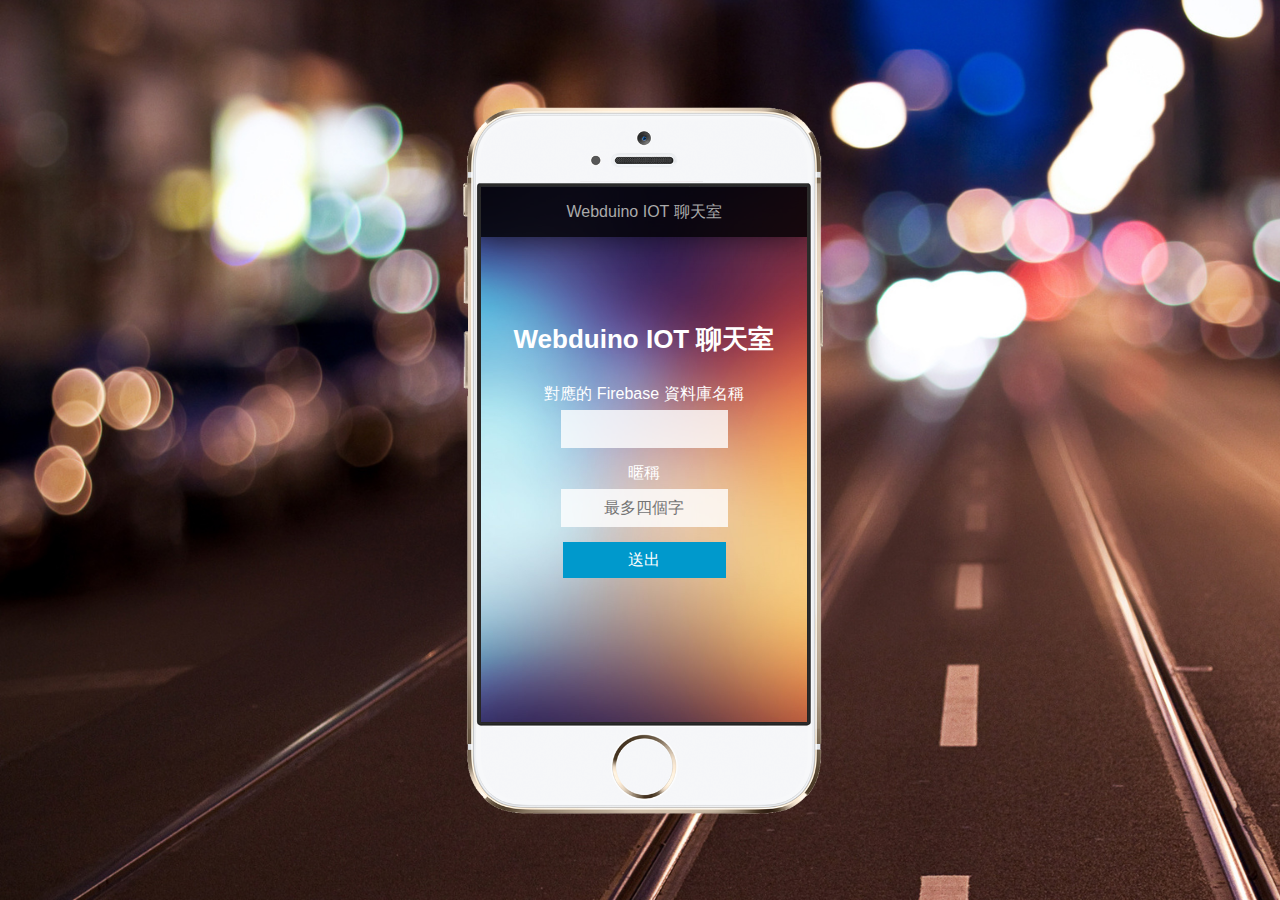
<file: firebase-im/index.html>
<!DOCTYPE html>
<html lang="en">
<head>
	<meta charset="UTF-8">
	<title>Webduino - Firebase IM</title>
	<style>
		body, html{
			height:100%;
			margin:0;
			padding:0;
		}
		body{
			background-image:url(bg-street.jpg);
			background-size:cover;
 		  background-attachment: fixed;
 		  text-align: center;
		}
		body:before{
			content:'';
			width:1px;
			height:100%;
			display:inline-block;
			vertical-align: middle;
		}
		#iphone{
			display:inline-block;
			position:relative;
			width:360px;
			height:707px;
			background-image:url(iphone6.png);
			background-size:cover;
			margin:20px auto 0;
			vertical-align: middle;
		}
		#iphone iframe{
			position:absolute;
			top:80px;
			left:18px;
			height:535px;
			width:326px;
			border:none;
		}
	</style>
</head>
<body>
	<div id="iphone">
		<iframe src="main.html"></iframe>
	</div>
</body>
</html>
</file>
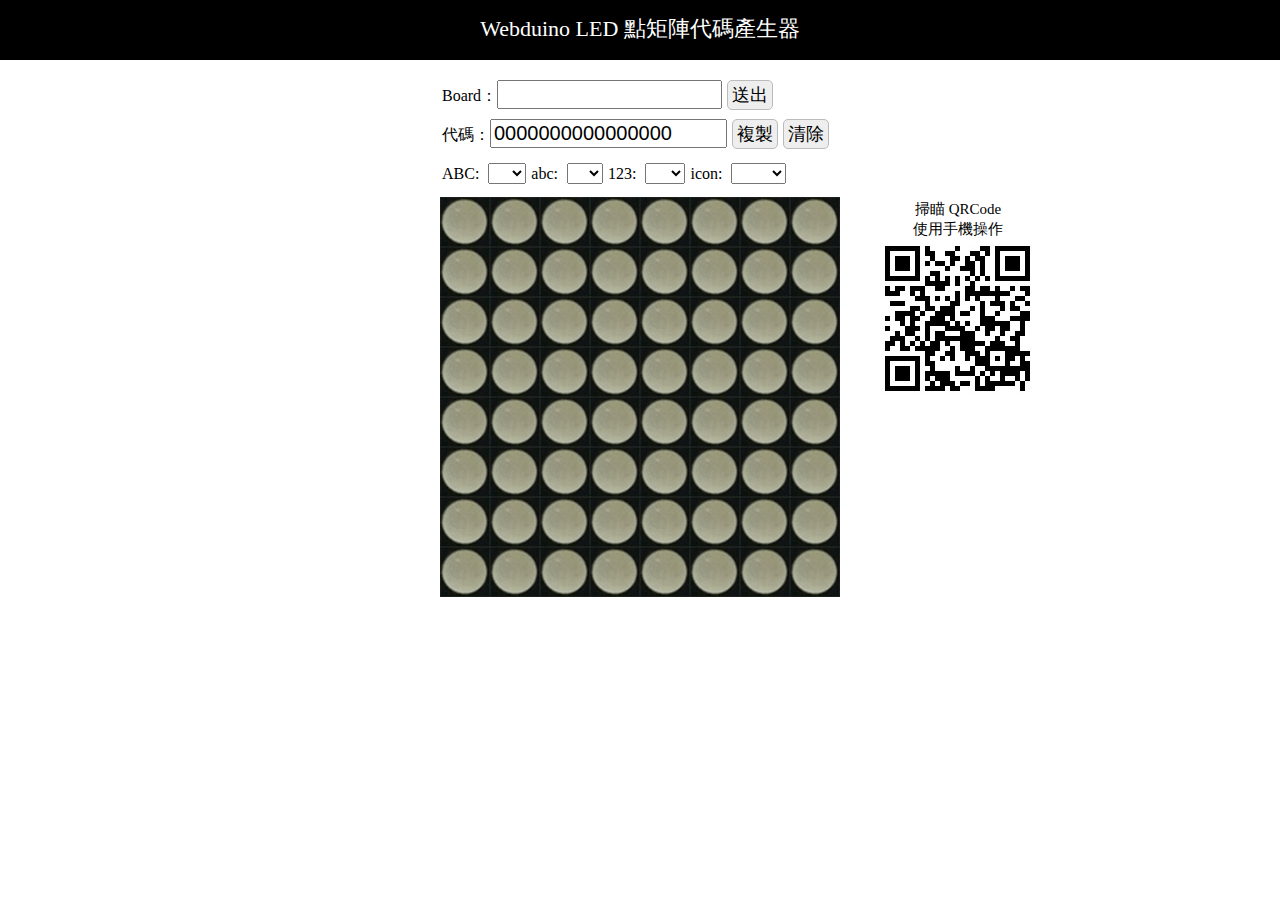
<file: max7219-bluetooth/index.html>
<!DOCTYPE html>
<html lang="en">

<head>
  <meta charset="UTF-8">
  <title>MAX7219 ( Bluetooth )</title>
  <meta name="viewport" content="width=device-width, initial-scale=1, maximum-scale=1, user-scalable=no">
  <script src="lib/jquery.min.js"></script>
  <script src="lib/clipboard.js"></script>
  <script src="https://webduino.io/components/webduino-js/dist/webduino-all.min.js"></script>
  <script src="https://webduinoio.github.io/webduino-blockly/webduino-blockly.js"></script>
  <link rel="stylesheet" href="style.css">
</head>

<body>
	<header>
		Webduino LED 點矩陣代碼產生器 
	</header>
  <div class="content">
    <span>Board：</span><input type="text" id="deviceId" value="" size="16">
    <button id="sumit">送出</button>
    <span id="ready"></span>
    <div class="marquee">
	    <span>跑馬燈：</span><button id="btn-l">往左</button><button id="btn-r">往右</button><button id="btn-stop">停止</button>
    </div>
    <br/>
    <span>代碼：</span><input id="code" value="0000000000000000" size="17" type="text"  maxlength="16">
    <button id="copy" data-clipboard-target="#code" class="btn">複製</button>
    <button id="clear">清除</button>
    <br/>
    <span>ABC: </span>
    <select id="en-big" class="changeCode">
      <option></option>
      <option value="00fc262226fc0000">A</option>
      <option value="00fe929292fc0000">B</option>
      <option value="007cc68282820000">C</option>
      <option value="00fe8282c67c0000">D</option>
      <option value="00fe929292920000">E</option>
      <option value="00fe121212020000">F</option>
      <option value="00fe829292f20000">G</option>
      <option value="00fe101010fe0000">H</option>
      <option value="008282fe82820000">I</option>
      <option value="00828282fe020000">J</option>
      <option value="00fe102844820000">K</option>
      <option value="00fe808080800000">L</option>
      <option value="00fe02fc02fe0000">M</option>
      <option value="00fe0c30c0fe0000">N</option>
      <option value="007cc682c67c0000">O</option>
      <option value="00fe2222223e0000">P</option>
      <option value="007cc6a246bc0000">Q</option>
      <option value="00fe2262e2be0000">R</option>
      <option value="009e929292f20000">S</option>
      <option value="000202fe02020000">T</option>
      <option value="00fe808080fe0000">U</option>
      <option value="003e60c0603e0000">V</option>
      <option value="00fe80fe80fe0000">W</option>
      <option value="00c66c106cc60000">X</option>
      <option value="000e18f0180e0000">Y</option>
      <option value="00c2a2928a860000">Z</option>
    </select>
    <span>abc: </span>
    <select id="en-small" class="changeCode">
      <option></option>
      <option value="00f08888f8800000">a</option>
      <option value="00fe9090f0000000">b</option>
      <option value="00f0909090000000">c</option>
      <option value="0000f09090fe0000">d</option>
      <option value="00f8a8a8a8b80000">e</option>
      <option value="000008fe0a000000">f</option>
      <option value="0000bca4a4fc0000">g</option>
      <option value="00fe1010f0000000">h</option>
      <option value="000000f400000000">i</option>
      <option value="000080f400000000">j</option>
      <option value="00fe205088000000">k</option>
      <option value="000000fe00000000">l</option>
      <option value="00f010f010f00000">m</option>
      <option value="00f01010f0000000">n</option>
      <option value="00f09090f0000000">o</option>
      <option value="00fc24243c000000">p</option>
      <option value="003c2424fc800000">q</option>
      <option value="00f0201000000000">r</option>
      <option value="00b8a8a8e8000000">s</option>
      <option value="0004fe8400000000">t</option>
      <option value="00f08080f0000000">u</option>
      <option value="0070807000000000">v</option>
      <option value="00f080f080f00000">w</option>
      <option value="0088502050880000">x</option>
      <option value="0000b8a0a0f80000">y</option>
      <option value="00c8a8a898000000">z</option>
    </select>
    <div id="br"></div>
    <span>123: </span>
    <select id="num" class="changeCode">
      <option></option>
      <option value="0000fe8282fe0000">0</option>
      <option value="00000082fe800000">1</option>
      <option value="0000f292929e0000">2</option>
      <option value="0000929292fe0000">3</option>
      <option value="00001e1010fe0000">4</option>
      <option value="00009e9292f20000">5</option>
      <option value="0000fe9292f20000">6</option>
      <option value="0000020202fe0000">7</option>
      <option value="0000fe9292fe0000">8</option>
      <option value="00009e9292fe0000">9</option>
      <option value="82fe8000fe82fe00">10</option>
      <option value="82fe800082fe8000">11</option>
      <option value="82fe8000f2929e00">12</option>
      <option value="82fe80009292fe00">13</option>
      <option value="82fe80001e10fe00">14</option>
      <option value="82fe80009e92f200">15</option>
      <option value="82fe8000fe92f200">16</option>
      <option value="82fe80000202fe00">17</option>
      <option value="82fe8000fe92fe00">18</option>
      <option value="82fe80009e92fe00">19</option>
      <option value="f2929e00fe82fe00">20</option>
      <option value="f2929e0082fe8000">21</option>
      <option value="f2929e00f2929e00">22</option>
      <option value="f2929e009292fe00">23</option>
      <option value="f2929e001e10fe00">24</option>
      <option value="f2929e009e92f200">25</option>
      <option value="f2929e00fe92f200">26</option>
      <option value="f2929e000202fe00">27</option>
      <option value="f2929e00fe92fe00">28</option>
      <option value="f2929e009e92fe00">29</option>
      <option value="9292fe00fe82fe00">30</option>
      <option value="9292fe0082fe8000">31</option>
      <option value="9292fe00f2929e00">32</option>
      <option value="9292fe009292fe00">33</option>
      <option value="9292fe001e10fe00">34</option>
      <option value="9292fe009e92f200">35</option>
      <option value="9292fe00fe92f200">36</option>
      <option value="9292fe000202fe00">37</option>
      <option value="9292fe00fe92fe00">38</option>
      <option value="9292fe009e92fe00">39</option>
      <option value="1e10fe00fe82fe00">40</option>
      <option value="1e10fe0082fe8000">41</option>
      <option value="1e10fe00f2929e00">42</option>
      <option value="1e10fe009292fe00">43</option>
      <option value="1e10fe001e10fe00">44</option>
      <option value="1e10fe009e92f200">45</option>
      <option value="1e10fe00fe92f200">46</option>
      <option value="1e10fe000202fe00">47</option>
      <option value="1e10fe00fe92fe00">48</option>
      <option value="1e10fe009e92fe00">49</option>
      <option value="9e92f200fe82fe00">50</option>
      <option value="9e92f20082fe8000">51</option>
      <option value="9e92f200f2929e00">52</option>
      <option value="9e92f2009292fe00">53</option>
      <option value="9e92f2001e10fe00">54</option>
      <option value="9e92f2009e92f200">55</option>
      <option value="9e92f200fe92f200">56</option>
      <option value="9e92f2000202fe00">57</option>
      <option value="9e92f200fe92fe00">58</option>
      <option value="9e92f2009e92fe00">59</option>
      <option value="fe92f200fe82fe00">60</option>
    </select>
    <span>icon: </span>
    <select id="face" class="changeCode">
      <option></option>
      <option value="1026464040462610">:) 1</option>
      <option value="ffd3b3bfbfb3d3ff">:) 2</option>
      <option value="804c2c20202c4c80">:(</option>
      <option value="316aaaa4a4aa6a31">XD</option>
      <option value="914a444040444a91">>_
        <</option>
          <option value="4525252020252545">=_=</option>
          <option value="080c0effff0e0c08">↑</option>
          <option value="103070ffff707010">↓</option>
          <option value="183c7eff18181818">←</option>
          <option value="18181818ff7e3c18">→</option>
          <option value="0c1e3e7c3e1e0c00">♥</option>
          <option value="0c12224422120c00">♡</option>
          <option value="3c4281818181423c">○</option>
          <option value="00292a2cf82c2a29">￥</option>
          <option value="8142241818244281">Χ</option>
          <option value="007e424242427e00">□</option>
          <option value="0814224122140800">◇</option>
          <option value="004e51f1514e0000">♀</option>
          <option value="70d888d87905030f">♂</option>
          <option value="0000007f00000000">︱</option>
          <option value="0808080808080800">—</option>
          <option value="4020100804020100">╱</option>
          <option value="0102040810204000">＼</option>
          <option value="925438fe38549200">米</option>
          <option value="82f282fe92929200">正</option>
          <option value="ff89f79191f789ff">囧</option>
    </select>
    <br/>
    <div class="matrix">
    	<div class="qrcode">
    		掃瞄 QRCode<br/>使用手機操作<br/>
    		<img src="qrcode.jpg">
    	</div>
      <div class="a box">
        <div class="b box"></div>
        <div class="b box"></div>
        <div class="b box"></div>
        <div class="b box"></div>
        <div class="b box"></div>
        <div class="b box"></div>
        <div class="b box"></div>
        <div class="b box"></div>
      </div>
      <div class="a box">
        <div class="b box"></div>
        <div class="b box"></div>
        <div class="b box"></div>
        <div class="b box"></div>
        <div class="b box"></div>
        <div class="b box"></div>
        <div class="b box"></div>
        <div class="b box"></div>
      </div>
      <div class="a box">
        <div class="b box"></div>
        <div class="b box"></div>
        <div class="b box"></div>
        <div class="b box"></div>
        <div class="b box"></div>
        <div class="b box"></div>
        <div class="b box"></div>
        <div class="b box"></div>
      </div>
      <div class="a box">
        <div class="b box"></div>
        <div class="b box"></div>
        <div class="b box"></div>
        <div class="b box"></div>
        <div class="b box"></div>
        <div class="b box"></div>
        <div class="b box"></div>
        <div class="b box"></div>
      </div>
      <div class="a box">
        <div class="b box"></div>
        <div class="b box"></div>
        <div class="b box"></div>
        <div class="b box"></div>
        <div class="b box"></div>
        <div class="b box"></div>
        <div class="b box"></div>
        <div class="b box"></div>
      </div>
      <div class="a box">
        <div class="b box"></div>
        <div class="b box"></div>
        <div class="b box"></div>
        <div class="b box"></div>
        <div class="b box"></div>
        <div class="b box"></div>
        <div class="b box"></div>
        <div class="b box"></div>
      </div>
      <div class="a box">
        <div class="b box"></div>
        <div class="b box"></div>
        <div class="b box"></div>
        <div class="b box"></div>
        <div class="b box"></div>
        <div class="b box"></div>
        <div class="b box"></div>
        <div class="b box"></div>
      </div>
      <div class="a box">
        <div class="b box"></div>
        <div class="b box"></div>
        <div class="b box"></div>
        <div class="b box"></div>
        <div class="b box"></div>
        <div class="b box"></div>
        <div class="b box"></div>
        <div class="b box"></div>
      </div>
    </div>
</body>
<script src="main.js"></script>
<script>
  (function(i,s,o,g,r,a,m){i['GoogleAnalyticsObject']=r;i[r]=i[r]||function(){
  (i[r].q=i[r].q||[]).push(arguments)},i[r].l=1*new Date();a=s.createElement(o),
  m=s.getElementsByTagName(o)[0];a.async=1;a.src=g;m.parentNode.insertBefore(a,m)
  })(window,document,'script','//www.google-analytics.com/analytics.js','ga');

  ga('create', 'UA-62202920-1', 'auto');
  ga('send', 'pageview');

</script>
</html>
</file>
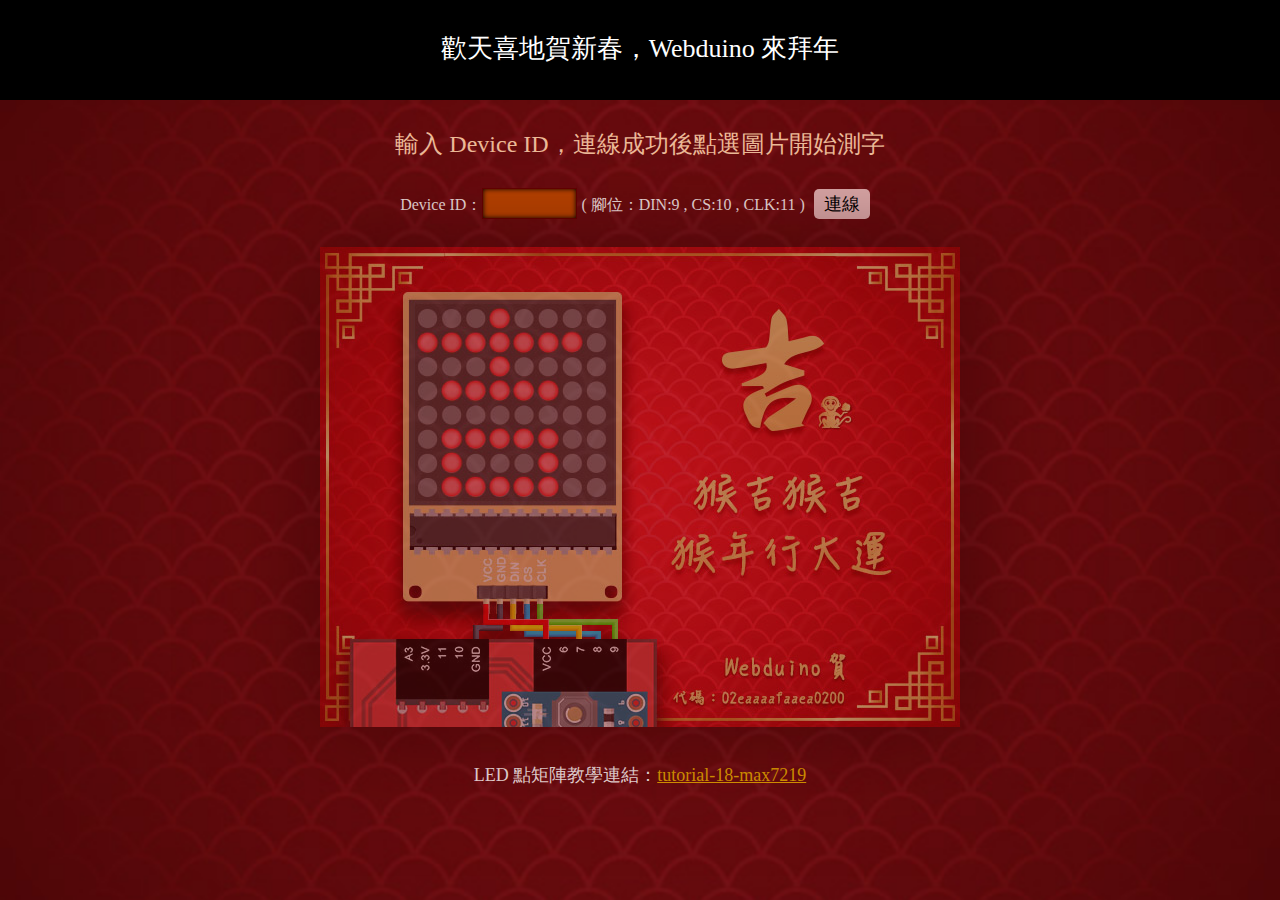
<file: max7219-happynewyear/index.html>
<!DOCTYPE html>
<html lang="en">

<head>
  <meta charset="UTF-8">
  <title>歡天喜地賀新春，Webduino 來拜年</title>
  <script src="lib/jquery.min.js"></script>
  <script src="lib/clipboard.js"></script>
  <script src="https://webduino.io/components/webduino-js/dist/webduino-all.min.js"></script>
  <script src="https://webduinoio.github.io/webduino-blockly/webduino-blockly.js"></script>
  <link rel="stylesheet" href="style.css">
</head>

<body>
	<header>
		歡天喜地賀新春，Webduino 來拜年
	</header>
  <div class="content">
    <br/>
    <h1 id="words">輸入 Device ID，連線成功後點選圖片開始測字</h1>
    <br/>
    <div id="note">
    <span>Device ID：</span><input type="text" id="deviceId" value="" size="5" maxlength="4"> ( 腳位：DIN:9 , CS:10 , CLK:11 )
    <button id="sumit">連線</button>
    <span id="ready"></span>
    <div>
    <br/>
    <div id="image" class="no"></div>
    <br/>
    <h2 id="c"></h2>
    <h3 id="tu">LED 點矩陣教學連結：<a href="https://webduino.io/tutorials/tutorial-18-max7219.html" target="_blank">tutorial-18-max7219</a></h3>
    <br/>

</body>
<script src="main.js"></script>
<script>
  (function(i,s,o,g,r,a,m){i['GoogleAnalyticsObject']=r;i[r]=i[r]||function(){
  (i[r].q=i[r].q||[]).push(arguments)},i[r].l=1*new Date();a=s.createElement(o),
  m=s.getElementsByTagName(o)[0];a.async=1;a.src=g;m.parentNode.insertBefore(a,m)
  })(window,document,'script','//www.google-analytics.com/analytics.js','ga');

  ga('create', 'UA-62202920-1', 'auto');
  ga('send', 'pageview');

</script>
</html>
</file>
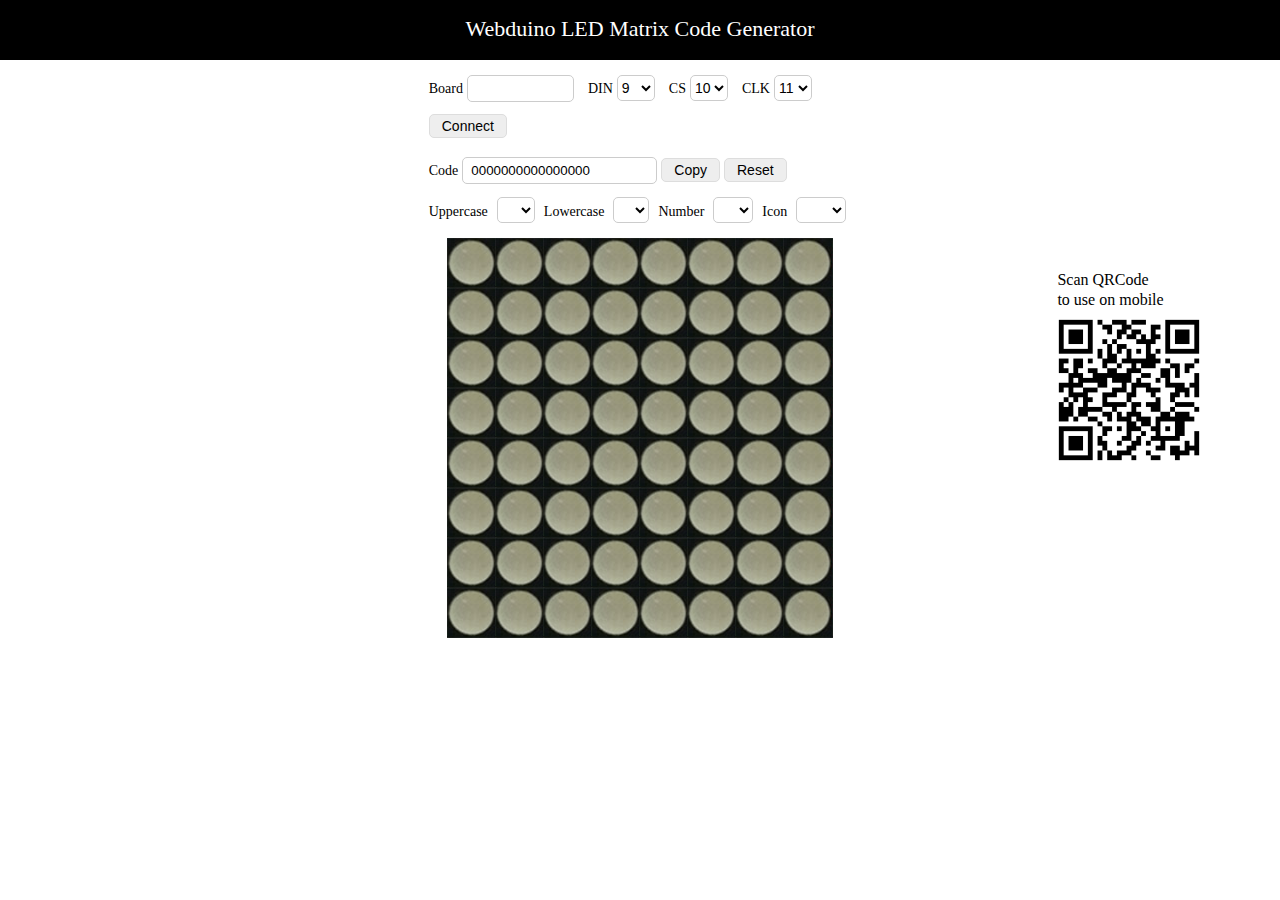
<file: max7219/index.html>
<!DOCTYPE html>
<html>

<head>
  <meta charset="UTF-8">
  <title>MAX7219</title>
  <meta name="viewport" content="width=device-width, initial-scale=1, maximum-scale=1, user-scalable=no">
  <link rel="stylesheet" href="style.css">
  <style>
  .form-control {
    width: auto;
  }
  </style>
</head>

<body>
  <header data-i18n="WEBDUINO_LED_MATRIX_CODE_GENERATOR">
    Webduino LED 點矩陣代碼產生器
  </header>
  <div class="content">
    <div class="menu">
      <div class="board-setting">
        <label data-i18n="BOARD" for="deviceId">開發板</label>
        <input type="text" id="deviceId" class="form-control" value="" size="9" maxlength="8">
        <div class="pinGroup">
          <label>DIN</label>
          <select id="pinDin">
            <option value="0">0</option>
            <option value="1">1</option>
            <option value="2">2</option>
            <option value="3">3</option>
            <option value="4">4</option>
            <option value="5">5</option>
            <option value="6">6</option>
            <option value="7">7</option>
            <option value="8">8</option>
            <option value="9" selected="selected">9</option>
            <option value="10">10</option>
            <option value="11">11</option>
            <option value="12">12</option>
            <option value="13">13</option>
            <option value="14">14</option>
            <option value="15">15</option>
            <option value="16">16</option>
          </select>
          <label>CS</label>
          <select id="pinCs">
            <option value="0">0</option>
            <option value="1">1</option>
            <option value="2">2</option>
            <option value="3">3</option>
            <option value="4">4</option>
            <option value="5">5</option>
            <option value="6">6</option>
            <option value="7">7</option>
            <option value="8">8</option>
            <option value="9">9</option>
            <option value="10" selected="selected">10</option>
            <option value="11">11</option>
            <option value="12">12</option>
            <option value="13">13</option>
            <option value="14">14</option>
            <option value="15">15</option>
            <option value="16">16</option>
          </select>
          <label>CLK</label>
          <select id="pinClk">
            <option value="0">0</option>
            <option value="1">1</option>
            <option value="2">2</option>
            <option value="3">3</option>
            <option value="4">4</option>
            <option value="5">5</option>
            <option value="6">6</option>
            <option value="7">7</option>
            <option value="8">8</option>
            <option value="9">9</option>
            <option value="10">10</option>
            <option value="11" selected="selected">11</option>
            <option value="12">12</option>
            <option value="13">13</option>
            <option value="14">14</option>
            <option value="15">15</option>
            <option value="16">16</option>
          </select>
        </div>
        <hr>
        <button id="connect_btn" class="btn" data-i18n="CONNECT">連線</button>
        <span id="ready" class="text-primary"></span>
        <div class="marquee">
          <label data-i18n="MARQUEE">跑馬燈</label>
          <button id="btn-l" class="btn" data-i18n="MARQUEE_LEFT">往左</button>
          <button id="btn-r" class="btn" data-i18n="MARQUEE_RIGHT">往右</button>
          <button id="btn-stop" class="btn" data-i18n="MARQUEE_STOP">停止</button>
        </div>
      </div>
      <div class="marquee-setting">
        <label data-i18n="CODE" for="code">代碼</label>
        <input id="code" class="form-control" value="0000000000000000" type="text" maxlength="16">
        <button id="copy" data-clipboard-target="#code" class="btn" data-i18n="COPY">複製</button>
        <button id="clear" class="btn" data-i18n="RESET">重設</button>
      </div>
      <div class="marquee-image">
        <label data-i18n="UPPERCASE">大寫</label>
        <select id="en-big" class="changeCode form-control">
          <option></option>
          <option value="00fc262226fc0000">A</option>
          <option value="00fe929292fc0000">B</option>
          <option value="007cc68282820000">C</option>
          <option value="00fe8282c67c0000">D</option>
          <option value="00fe929292920000">E</option>
          <option value="00fe121212020000">F</option>
          <option value="00fe829292f20000">G</option>
          <option value="00fe101010fe0000">H</option>
          <option value="008282fe82820000">I</option>
          <option value="00828282fe020000">J</option>
          <option value="00fe102844820000">K</option>
          <option value="00fe808080800000">L</option>
          <option value="00fe02fc02fe0000">M</option>
          <option value="00fe0c30c0fe0000">N</option>
          <option value="007cc682c67c0000">O</option>
          <option value="00fe2222223e0000">P</option>
          <option value="007cc6a246bc0000">Q</option>
          <option value="00fe2262e2be0000">R</option>
          <option value="009e929292f20000">S</option>
          <option value="000202fe02020000">T</option>
          <option value="00fe808080fe0000">U</option>
          <option value="003e60c0603e0000">V</option>
          <option value="00fe80fe80fe0000">W</option>
          <option value="00c66c106cc60000">X</option>
          <option value="000e18f0180e0000">Y</option>
          <option value="00c2a2928a860000">Z</option>
        </select>
        <label data-i18n="LOWERCASE">小寫</label>
        <select id="en-small" class="changeCode form-control">
          <option></option>
          <option value="00f08888f8800000">a</option>
          <option value="00fe9090f0000000">b</option>
          <option value="00f0909090000000">c</option>
          <option value="0000f09090fe0000">d</option>
          <option value="00f8a8a8a8b80000">e</option>
          <option value="000008fe0a000000">f</option>
          <option value="0000bca4a4fc0000">g</option>
          <option value="00fe1010f0000000">h</option>
          <option value="000000f400000000">i</option>
          <option value="000080f400000000">j</option>
          <option value="00fe205088000000">k</option>
          <option value="000000fe00000000">l</option>
          <option value="00f010f010f00000">m</option>
          <option value="00f01010f0000000">n</option>
          <option value="00f09090f0000000">o</option>
          <option value="00fc24243c000000">p</option>
          <option value="003c2424fc800000">q</option>
          <option value="00f0201000000000">r</option>
          <option value="00b8a8a8e8000000">s</option>
          <option value="0004fe8400000000">t</option>
          <option value="00f08080f0000000">u</option>
          <option value="0070807000000000">v</option>
          <option value="00f080f080f00000">w</option>
          <option value="0088502050880000">x</option>
          <option value="0000b8a0a0f80000">y</option>
          <option value="00c8a8a898000000">z</option>
        </select>
        <hr>
        <label data-i18n="NUMBER">數字</label>
        <select id="num" class="changeCode form-control">
          <option></option>
          <option value="0000fe8282fe0000">0</option>
          <option value="00000082fe800000">1</option>
          <option value="0000f292929e0000">2</option>
          <option value="0000929292fe0000">3</option>
          <option value="00001e1010fe0000">4</option>
          <option value="00009e9292f20000">5</option>
          <option value="0000fe9292f20000">6</option>
          <option value="0000020202fe0000">7</option>
          <option value="0000fe9292fe0000">8</option>
          <option value="00009e9292fe0000">9</option>
          <option value="82fe8000fe82fe00">10</option>
          <option value="82fe800082fe8000">11</option>
          <option value="82fe8000f2929e00">12</option>
          <option value="82fe80009292fe00">13</option>
          <option value="82fe80001e10fe00">14</option>
          <option value="82fe80009e92f200">15</option>
          <option value="82fe8000fe92f200">16</option>
          <option value="82fe80000202fe00">17</option>
          <option value="82fe8000fe92fe00">18</option>
          <option value="82fe80009e92fe00">19</option>
          <option value="f2929e00fe82fe00">20</option>
          <option value="f2929e0082fe8000">21</option>
          <option value="f2929e00f2929e00">22</option>
          <option value="f2929e009292fe00">23</option>
          <option value="f2929e001e10fe00">24</option>
          <option value="f2929e009e92f200">25</option>
          <option value="f2929e00fe92f200">26</option>
          <option value="f2929e000202fe00">27</option>
          <option value="f2929e00fe92fe00">28</option>
          <option value="f2929e009e92fe00">29</option>
          <option value="9292fe00fe82fe00">30</option>
          <option value="9292fe0082fe8000">31</option>
          <option value="9292fe00f2929e00">32</option>
          <option value="9292fe009292fe00">33</option>
          <option value="9292fe001e10fe00">34</option>
          <option value="9292fe009e92f200">35</option>
          <option value="9292fe00fe92f200">36</option>
          <option value="9292fe000202fe00">37</option>
          <option value="9292fe00fe92fe00">38</option>
          <option value="9292fe009e92fe00">39</option>
          <option value="1e10fe00fe82fe00">40</option>
          <option value="1e10fe0082fe8000">41</option>
          <option value="1e10fe00f2929e00">42</option>
          <option value="1e10fe009292fe00">43</option>
          <option value="1e10fe001e10fe00">44</option>
          <option value="1e10fe009e92f200">45</option>
          <option value="1e10fe00fe92f200">46</option>
          <option value="1e10fe000202fe00">47</option>
          <option value="1e10fe00fe92fe00">48</option>
          <option value="1e10fe009e92fe00">49</option>
          <option value="9e92f200fe82fe00">50</option>
          <option value="9e92f20082fe8000">51</option>
          <option value="9e92f200f2929e00">52</option>
          <option value="9e92f2009292fe00">53</option>
          <option value="9e92f2001e10fe00">54</option>
          <option value="9e92f2009e92f200">55</option>
          <option value="9e92f200fe92f200">56</option>
          <option value="9e92f2000202fe00">57</option>
          <option value="9e92f200fe92fe00">58</option>
          <option value="9e92f2009e92fe00">59</option>
          <option value="fe92f200fe82fe00">60</option>
        </select>
        <label data-i18n="ICON">圖形</label>
        <select id="face" class="changeCode form-control">
          <option></option>
          <option value="1026464040462610">:) 1</option>
          <option value="ffd3b3bfbfb3d3ff">:) 2</option>
          <option value="804c2c20202c4c80">:(</option>
          <option value="316aaaa4a4aa6a31">XD</option>
          <option value="914a444040444a91">&gt;_&lt;</option>
          <option value="4525252020252545">=_=</option>
          <option value="080c0effff0e0c08">↑</option>
          <option value="103070ffff703010">↓</option>
          <option value="183c7eff18181818">←</option>
          <option value="18181818ff7e3c18">→</option>
          <option value="0c1e3e7c3e1e0c00">♥</option>
          <option value="0c12224422120c00">♡</option>
          <option value="3c4281818181423c">○</option>
          <option value="00292a2cf82c2a29">￥</option>
          <option value="8142241818244281">Χ</option>
          <option value="007e424242427e00">□</option>
          <option value="0814224122140800">◇</option>
          <option value="004e51f1514e0000">♀</option>
          <option value="70d888d87905030f">♂</option>
          <option value="0000007f00000000">︱</option>
          <option value="0808080808080800">—</option>
          <option value="4020100804020100">╱</option>
          <option value="0102040810204000">＼</option>
          <option value="925438fe38549200">米</option>
          <option value="82f282fe92929200">正</option>
          <option value="ff89f79191f789ff">囧</option>
        </select>
      </div>
    </div>
    <div class="matrix">
      <div class="a box">
        <div class="b box"></div>
        <div class="b box"></div>
        <div class="b box"></div>
        <div class="b box"></div>
        <div class="b box"></div>
        <div class="b box"></div>
        <div class="b box"></div>
        <div class="b box"></div>
      </div>
      <div class="a box">
        <div class="b box"></div>
        <div class="b box"></div>
        <div class="b box"></div>
        <div class="b box"></div>
        <div class="b box"></div>
        <div class="b box"></div>
        <div class="b box"></div>
        <div class="b box"></div>
      </div>
      <div class="a box">
        <div class="b box"></div>
        <div class="b box"></div>
        <div class="b box"></div>
        <div class="b box"></div>
        <div class="b box"></div>
        <div class="b box"></div>
        <div class="b box"></div>
        <div class="b box"></div>
      </div>
      <div class="a box">
        <div class="b box"></div>
        <div class="b box"></div>
        <div class="b box"></div>
        <div class="b box"></div>
        <div class="b box"></div>
        <div class="b box"></div>
        <div class="b box"></div>
        <div class="b box"></div>
      </div>
      <div class="a box">
        <div class="b box"></div>
        <div class="b box"></div>
        <div class="b box"></div>
        <div class="b box"></div>
        <div class="b box"></div>
        <div class="b box"></div>
        <div class="b box"></div>
        <div class="b box"></div>
      </div>
      <div class="a box">
        <div class="b box"></div>
        <div class="b box"></div>
        <div class="b box"></div>
        <div class="b box"></div>
        <div class="b box"></div>
        <div class="b box"></div>
        <div class="b box"></div>
        <div class="b box"></div>
      </div>
      <div class="a box">
        <div class="b box"></div>
        <div class="b box"></div>
        <div class="b box"></div>
        <div class="b box"></div>
        <div class="b box"></div>
        <div class="b box"></div>
        <div class="b box"></div>
        <div class="b box"></div>
      </div>
      <div class="a box">
        <div class="b box"></div>
        <div class="b box"></div>
        <div class="b box"></div>
        <div class="b box"></div>
        <div class="b box"></div>
        <div class="b box"></div>
        <div class="b box"></div>
        <div class="b box"></div>
      </div>
    </div>
    <!-- /.matrix -->
  </div>
  <!-- /.panel-body -->
  </div>
  <!-- /.panel -->
  </div>
  <!-- /.content -->
  <div class="qrcode">
    <span data-i18n="SCAN_QRCODE">掃瞄 QRCode</span>
    <br>
    <span data-i18n="TO_USE_ON_MOBILE">使用手機操作</span>
    <img src="qrcode.png">
  </div>
  <p>&nbsp;</p>
  <script src="lib/jquery.min.js"></script>
  <script src="lib/clipboard.js"></script>
  <script src="https://webduino.io/components/webduino-js/dist/webduino-all.min.js"></script>
  <script src="https://webduinoio.github.io/webduino-blockly/webduino-blockly.js"></script>
  <script src="i18next.min.js"></script>
  <script src="main.js"></script>
  <script>
  (function(i, s, o, g, r, a, m) {
    i['GoogleAnalyticsObject'] = r;
    i[r] = i[r] || function() {
      (i[r].q = i[r].q || []).push(arguments)
    }, i[r].l = 1 * new Date();
    a = s.createElement(o),
      m = s.getElementsByTagName(o)[0];
    a.async = 1;
    a.src = g;
    m.parentNode.insertBefore(a, m)
  })(window, document, 'script', '//www.google-analytics.com/analytics.js', 'ga');

  ga('create', 'UA-62202920-1', 'auto');
  ga('send', 'pageview');
  </script>
</body>

</html>
</file>
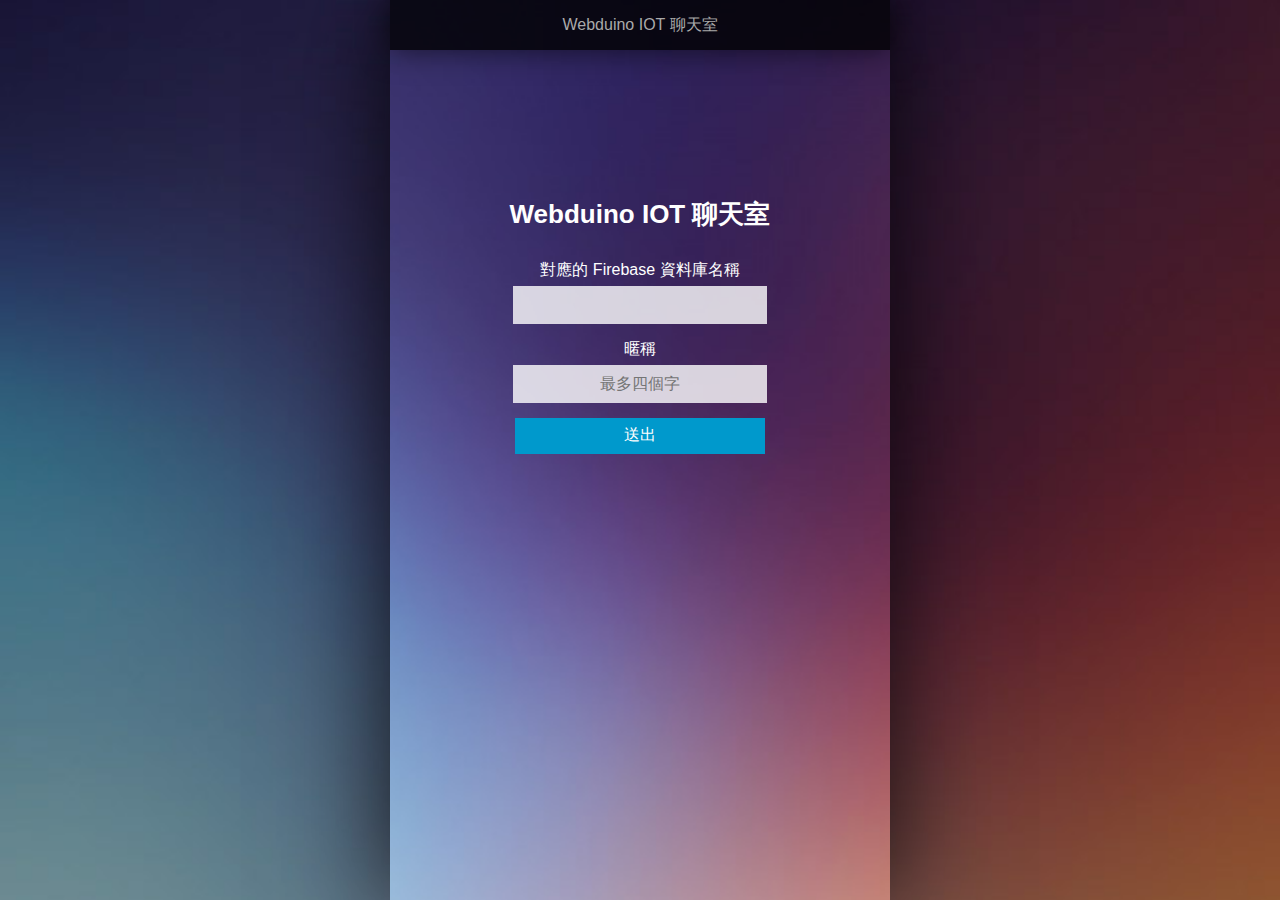
<file: firebase-im/main.html>
<!DOCTYPE html>
<html lang="en">

<head>
  <meta name=viewport content="width=device-width, initial-scale=1, maximum-scale=1, user-scalable=no">
  <meta charset="UTF-8">
  <title>Firebase Webduino IM</title>
  <link rel="stylesheet" href="style.css">
  <script src="https://cdn.firebase.com/js/client/2.0.2/firebase.js"></script>
</head>

<body>
  <div id="content">
    <header>Webduino IOT 聊天室
    </header>
    <div id="init">
      <h1>Webduino IOT 聊天室</h1>
      <span>對應的 Firebase 資料庫名稱</span>
      <br/>
      <input type="text" id="init-input">
      <br/>
      <span>暱稱</span>
      <br/>
      <input type="text" id="init-name-input"  maxlength="4" placeholder="最多四個字">
      <br/>
      <button id="init-btn">送出</button>
      <br/>
      <i id="init-note"></i>
    </div>
    <div id="input">
      <span id="n">訊息</span> :
      <input type="text" id="m">
      <br/>
      <button id="b">送出</button>
    </div>
    <div id="s"></div>
  </div>
</body>
<script src="main.js"></script>
<script>
  (function(i,s,o,g,r,a,m){i['GoogleAnalyticsObject']=r;i[r]=i[r]||function(){
  (i[r].q=i[r].q||[]).push(arguments)},i[r].l=1*new Date();a=s.createElement(o),
  m=s.getElementsByTagName(o)[0];a.async=1;a.src=g;m.parentNode.insertBefore(a,m)
  })(window,document,'script','//www.google-analytics.com/analytics.js','ga');

  ga('create', 'UA-62202920-1', 'auto');
  ga('send', 'pageview');

</script>
</html>
</file>
<file: max7219-bluetooth/style.css>
html,
body {
  margin: 0;
  padding: 0;
}

header {
  width: 100%;
  margin: 0 0 10px;
  height: 60px;
  line-height: 58px;
  color: #fff;
  font-size: 22px;
  background: #000;
  text-align: center;
}

span {
  font-size: 16px;
}

#br {
  height: 1px;
  display: none;
}

#code,
#deviceId {
  display: inline-block;
  font-size: 20px;
  margin: 10px 0;
  outline: none;
}

#code {
  margin-top: 0;
}

#code.red {
  border: 2px solid #f00;
  box-shadow: #f99 0 0 10px;
}

button {
  font-size: 18px;
  margin-right: 0;
  margin-left: 5px;
  padding: 2px 4px;
  background: #eee;
  border: 1px solid #bbb;
  border-radius: 5px;
  outline: none;
}

button:active {
  background: #ddd;
}

.marquee {
  display: none;
  margin-bottom: 0;
}

#ready {
  margin-left: 10px;
}

.content {
  display: table;
  margin: 0 auto;
}

.changeCode {
  display: inline-block;
  margin: 5px 5px;
  outline: none;
  font-size: 16px;
}

.matrix {
  position: relative;
  margin-top: 10px;
  text-align: center;
}

.qrcode {
  width: 200px;
  position: absolute;
  top: 0;
  right: -220px;
  font-size: 15px;
  line-height: 20px;
}
.qrcode img{
  margin-top:5px;
}

.box {
  display: inline-block;
  width: 50px;
  height: 50px;
  background-image: url(light.jpg);
  background-position: 0 0;
  background-size: auto 100%;
  margin: 0;
  padding: 0;
}

.a {
  text-align: center;
  margin: -2px;
}

.b {
  width: 100%;
  display: block;
  cursor: pointer;
}

.b:hover {
  opacity: .7;
}

.b.click {
  background-position: -50px 0;
}

@media (max-width:1000px) {
  .qrcode{
    display:none;
  }
}
@media (max-width:500px) {
  #code,
  #deviceId {
    font-size: 18px;
  }
  button {
    font-size: 16px;
  }
  .box {
    width: 45px;
    height: 45px;
  }
  .b.click {
    background-position: -45px 0;
  }
}

@media (max-width:420px) {
  header {
    height: 50px;
    line-height: 48px;
    font-size: 18px;
  }
  span {
    font-size: 14px;
  }
  #code,
  #deviceId {
    font-size: 16px;
  }
  button {
    font-size: 15px;
  }
  .changeCode {
    font-size: 14px;
  }
  .box {
    width: 40px;
    height: 40px;
  }
  .b.click {
    background-position: -40px 0;
  }
}

@media (max-width:380px) {
  #br {
    display: block;
  }
  .box {
    width: 35px;
    height: 35px;
  }
  .b.click {
    background-position: -35px 0;
  }
}

@media (max-width:340px) {
  header {
    height: 40px;
    line-height: 38px;
    font-size: 15px;
  }
  .content {
    margin: 0 10px;
  }
  span {
    font-size: 14px;
  }
  #code,
  #deviceId {
    font-size: 14px;
  }
  button {
    font-size: 14px;
  }
  .changeCode {
    font-size: 13px;
  }
  .box {
    width: 30px;
    height: 30px;
  }
  .b.click {
    background-position: -30px 0;
  }
}
</file>
<file: max7219-happynewyear/style.css>
html,
body {
  margin: 0;
  padding: 0;
}

body{
  background:url(bg.jpg);
  background-size:cover;
}

header {
  width: 100%;
  margin: 0 0 10px;
  height: 100px;
  line-height: 98px;
  color: #fff;
  font-size: 26px;
  background: #000;
  text-align: center;
}

span {
  font-size: 16px;
}

#words{
  font-size:24px;
  display:block;
  margin:0 auto;
  text-align: center;
  position:relative;
  color:#eb9;
  font-weight: normal;
}

#br {
  height: 1px;
  display: none;
}

#code,
#deviceId {
  display: inline-block;
  font-size: 20px;
  margin: 10px 0;
  outline: none;
  background:#b40;
  border:1px solid #600;
  color:#fff;
  padding:3px 0 3px 8px;
  box-shadow:inset #000 0 0 5px;
}

#note{
  width:640px;
  text-align: center;
  color:#edd;
}

#code {
  margin-top: 0;
}

#code.red {
  border: 2px solid #f00;
  box-shadow: #f99 0 0 10px;
}

#c{
  font-family: 'verdana';
  font-weight: normal;
  font-size:16px;
  color:#c99;
}

#sumit{
  background:#daa;
  border:none;
  padding:3px 10px;
}

button {
  font-size: 18px;
  margin-right: 0;
  margin-left: 5px;
  padding: 2px 4px;
  background: #eee;
  border: 1px solid #bbb;
  border-radius: 5px;
  outline: none;
}

button:active {
  background: #ddd;
}

.marquee {
  display: none;
  margin-bottom: 0;
}

#image{
  width:640px;
  height:480px;
  background-size:100% auto;
  background-image: url(img.jpg);
  background-position:0 0;
  cursor:pointer;
  position:relative;
  box-shadow:#200 0 0 100px;
}

.no{
  opacity:.5;
}

h3{
  font-size:18px;
  font-weight: normal;
}

h3 a{
  color:#d90;
}

#ready {
  margin-left: 10px;
}

.content {
  display: table;
  margin: 0 auto;
}

.changeCode {
  display: inline-block;
  margin: 5px 5px;
  outline: none;
  font-size: 16px;
}

.matrix {
  position: relative;
  margin-top: 10px;
  text-align: center;
}

.qrcode {
  width: 200px;
  position: absolute;
  top: 0;
  right: -200px;
  font-size: 15px;
  line-height: 20px;
}
.qrcode img{
  margin-top:5px;
}

.box {
  display: inline-block;
  width: 50px;
  height: 50px;
  background-image: url(light.jpg);
  background-position: 0 0;
  background-size: auto 100%;
  margin: 0;
  padding: 0;
}

.a {
  text-align: center;
  margin: -2px;
}

.b {
  width: 100%;
  display: block;
  cursor: pointer;
}

.b:hover {
  opacity: .7;
}

.b.click {
  background-position: -50px 0;
}
</file>
<file: max7219/style.css>
html,
body {
  margin: 0;
  padding: 0;
}

header {
  width: 100%;
  margin: 0 0 10px;
  height: 60px;
  line-height: 58px;
  color: #fff;
  font-size: 22px;
  background: #000;
  text-align: center;
}

span {
  font-size: 16px;
}

hr{
  opacity:0;
  margin:0;
}

.marquee-image hr{
  display:none;
}

label, button, select, #ready{
  font-size:14px;
}

.board-setting label {
  margin-left: 10px;
}

.board-setting label:first-child {
  margin-left: 0;
}


.board-setting .pinGroup{
  display:inline-block;
  margin-left: 10px;
}

input {
  padding:5px 8px;
  border-radius: 5px;
  border:1px solid #ccc;
}

input:focus {
  outline:none;
  border:1px solid #000;
}

select{
  height:26px;
  border: 1px solid #ccc;
  border-radius: 5px;
  outline: none;
  background:#fff;
  margin-top:5px;
}

button {
  margin:10px 0;
  background: #eee;
  border: 1px solid #ddd;
  border-radius: 5px;
  outline: none;
  padding:3px 12px;
}

button:disabled{
  opacity:.5;
}

.marquee {
  display: none;
  margin: 0;
}

#ready {
  margin-left: 10px;
}

.content {
  display: table;
  margin: 0 auto;
}

.changeCode {
  display: inline-block;
  margin: 5px 5px;
  outline: none;
  font-size: 16px;
}

.matrix {
  margin-top: 10px;
  text-align: center;
}

.qrcode {
  width: 200px;
  position: absolute;
  top: 30%;
  right: 2%;
  font-size: 15px;
  line-height: 20px;
}

.qrcode img {
  margin-top: 5px;
}

.qrcode span {
  margin-left: 3px;
}

.box {
  display: inline-block;
  width: 50px;
  height: 50px;
  background-image: url(light.jpg);
  background-position: 0 0;
  background-size: auto 100%;
  margin: 0;
  padding: 0;
}

.a {
  text-align: center;
  height: auto;
  margin:0 -3px;
  background-image: none;
}

.b {
  width: 100%;
  display: block;
  cursor: pointer;
}

.b:hover {
  opacity: .7;
}

.b.click {
  background-position: -50px 0;
}

@media (max-width:830px) {
  .qrcode{
    display:none;
  }
}

@media (max-width:500px) {
  .box {
    width: 45px;
    height: 45px;
  }
  .b.click {
    background-position: -45px 0;
  }

  .board-setting .pinGroup{
    display:block;
    margin-left: 0;
    margin-top:10px;
  }

  button{
    padding:3px 6px;
  }
}

@media (max-width:420px) {
  header {
    height: 50px;
    line-height: 48px;
    font-size: 18px;
  }
.marquee-image hr{
  display:block;
}
}

@media (max-width:380px) {
  .board-setting,.marquee-image,.marquee-setting{
    margin:0 10px;
  }
  .box {
    width: 40px;
    height: 40px;
  }
  .b.click {
    background-position: -40px 0;
  }
}

@media (max-width:320px) {
  header {
    height: 40px;
    line-height: 38px;
    font-size: 15px;
  }
  .box {
    width: 30px;
    height: 30px;
  }
  .b.click {
    background-position: -30px 0;
  }
}
</file>
<file: firebase-im/style.css>
html,
body {
  font-family: 'Arial';
  height: 100%;
  margin: 0;
  padding: 0;
}

body {
  font-size: 16px;
  background-image: url(bg2.jpg);
  background-size: cover;
  background-attachment: fixed;
  color: #fff;
}

header{
  position:absolute;
  top:0;
  left:0;
  width:100%;
  z-index:100;
  height:50px;
  line-height: 50px;
  background:rgba(0,0,0,.8);
  color:#aaa;
  text-align:center;
  box-shadow: rgba(0,0,0,.6) 0 0 30px;
}

div {
  box-sizing: border-box;
}

h1{
  font-size:26px;
}

#init{
  width:100%;
  padding-top:36%;
  text-align:center;
  font-size:16px;
}

#init span{
  display:inline-block;
  margin-top:10px;
}

#init-input, #init-name-input{
  height:36px;
  width:50%;
  margin:5px 0;
  border:none;
  background:rgba(255,255,255,.8);
  font-size:16px;
  text-align:center;
}

#init-btn{
  margin-top:10px;
  height:36px;
  width:50%;
  border:none;
  background:#09c;
  font-size:16px;
  color:#fff;
}

#init-note{
  display:inline-block;
  color:#f00;
  text-align:center;
  margin-top:10px;
}

#content {
  position: relative;
  width: 100%;
  max-width: 500px;
  height: 100%;
  margin: 0 auto;
  box-shadow: rgba(0, 0, 0, .8) 0 0 100px;
  background-image: url(bg.jpg);
  background-size: cover;
  background-attachment: fixed;
}

#input {
  display:none;
  position: absolute;
  bottom: 0;
  left: 0;
  padding: 12px;
  width: 100%;
  background: rgba(0, 0, 0, .6);
  color: #fff;
  box-shadow: #000 0 0px 30px, rgba(0, 0, 0, .3) 0 -1px 0;
  z-index: 10;
}

#m {
  margin: 5px;
  height: 24px;
  font-size: 16px;
  width: calc(100% - 130px);
  background: rgba(0, 0, 0, .5);
  border: none;
  border: 1px solid #555;
  color: #fff;
  padding:3px 8px;
}

#n{
  display:inline-block;
  margin-bottom: -3px;
  width:36px;
  text-align: right;
  overflow: hidden;
  text-overflow:ellipsis;
  white-space:nowrap;
}

#b {
  position: absolute;
  font-size: 15px;
  padding:7px 10px;
  right: 12px;
  top: 16px;
  background: rgba(0, 0, 0, .5);
  color: #fff;
  border: 1px solid #555;
}

#s {
  display:none;
  width: 100%;
  padding:60px 10px 10px;
  overflow: auto;
}
#s::-webkit-scrollbar {
  width:5px;
}
#s::-webkit-scrollbar-track {
  background:rgba(255,255,255,.1);
  border-radius: 5px;
}
#s::-webkit-scrollbar-thumb {
  background:rgba(255,255,255,.2);
  border-radius: 2px;
}

.u1,
.u2 {
  position: relative;
  padding: 10px;
  width: 100%;
  text-shadow:rgba(0,0,0,.6) 0 0 5px;
}

.u1 {
  text-align: right;
}

.u1 b,
.u2 b {
  display:inline-block;
  max-width:70px;
  vertical-align: top;
  padding-top:20px;
  text-align: left;
  font-weight: normal;
}

.u1 b {
  max-width:96px;
  text-align: right;
}

.u1 i,
.u2 i {
  position: absolute;
  top: 0;
  left: 10px;
  font-size: 12px;
  opacity: .3;
  text-shadow:none;
}

.u1 i {
  left: auto;
  right: 10px;
}

.u1 .u1t {
  position: relative;
  display: inline-block;
  color: #fff;
  background: #09c;
  padding: 10px;
  border-radius: 5px;
  margin-right: 15px;
  margin-top: 10px;
  text-shadow:none;
  box-shadow: rgba(0,0,0,.3) -2px 2px 5px;
  max-width:calc(100% - 135px);
  word-wrap:break-word;
  text-align: left;
  vertical-align: top;
}

.u1 .u1t:before {
  position: absolute;
  content: '';
  width: 0;
  height: 0;
  top:12px;
  right: -16px;
  border-width: 5px 8px;
  border-color: transparent transparent transparent #09c;
  border-style: solid;
}

.u2 .u2t {
  position: relative;
  display: inline-block;
  color: #000;
  background: rgba(255, 255, 255, .7);
  padding: 10px;
  border-radius: 5px;
  margin-left: 10px;
  margin-top: 10px;
  text-shadow:none;
  box-shadow: rgba(0,0,0,.3) 2px 2px 5px;
  max-width:calc(100% - 105px);
  word-wrap:break-word;
  text-align: left;
  vertical-align: top;
}

.u2 .u2t:before {
  position: absolute;
  top:12px;
  left: -16px;
  content: '';
  width: 0;
  height: 0;
  border-width: 5px 8px;
  border-color: transparent #fff transparent transparent;
  border-style: solid;
  opacity: .7;
}
</file>
